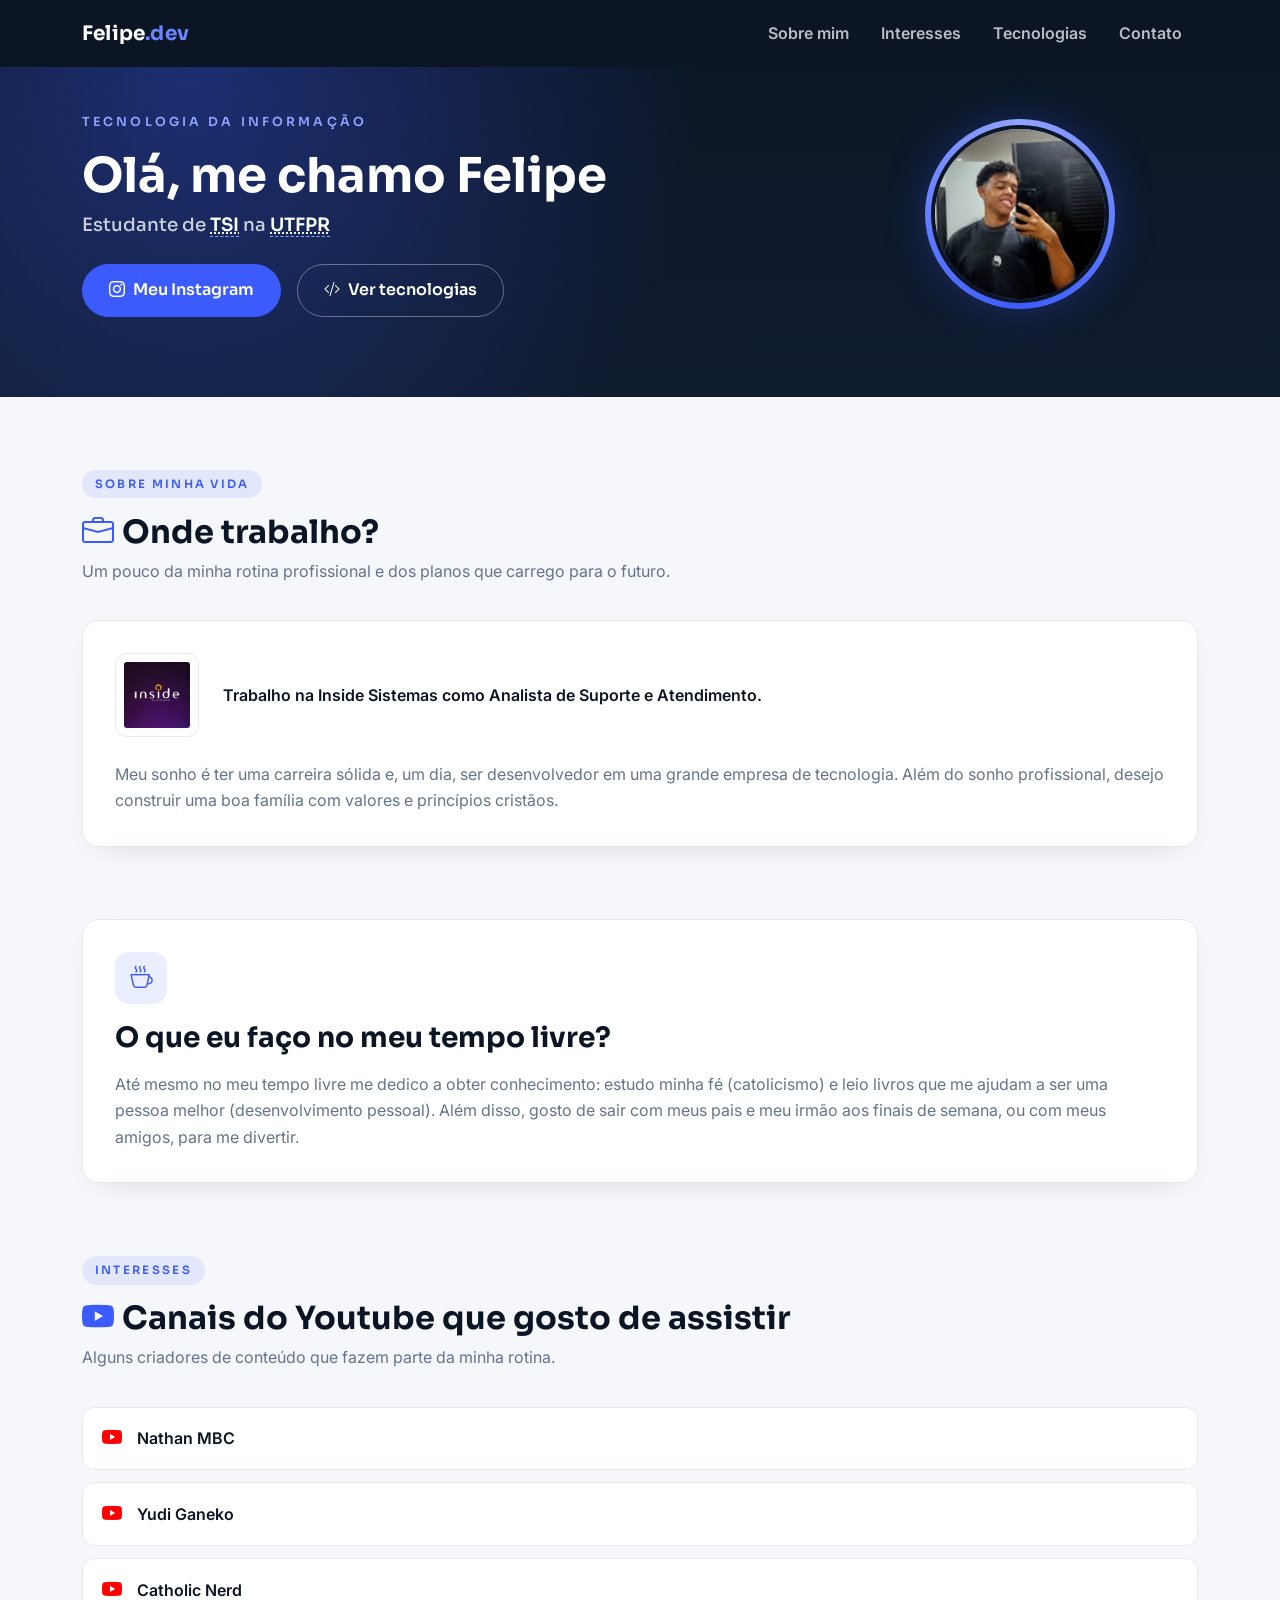
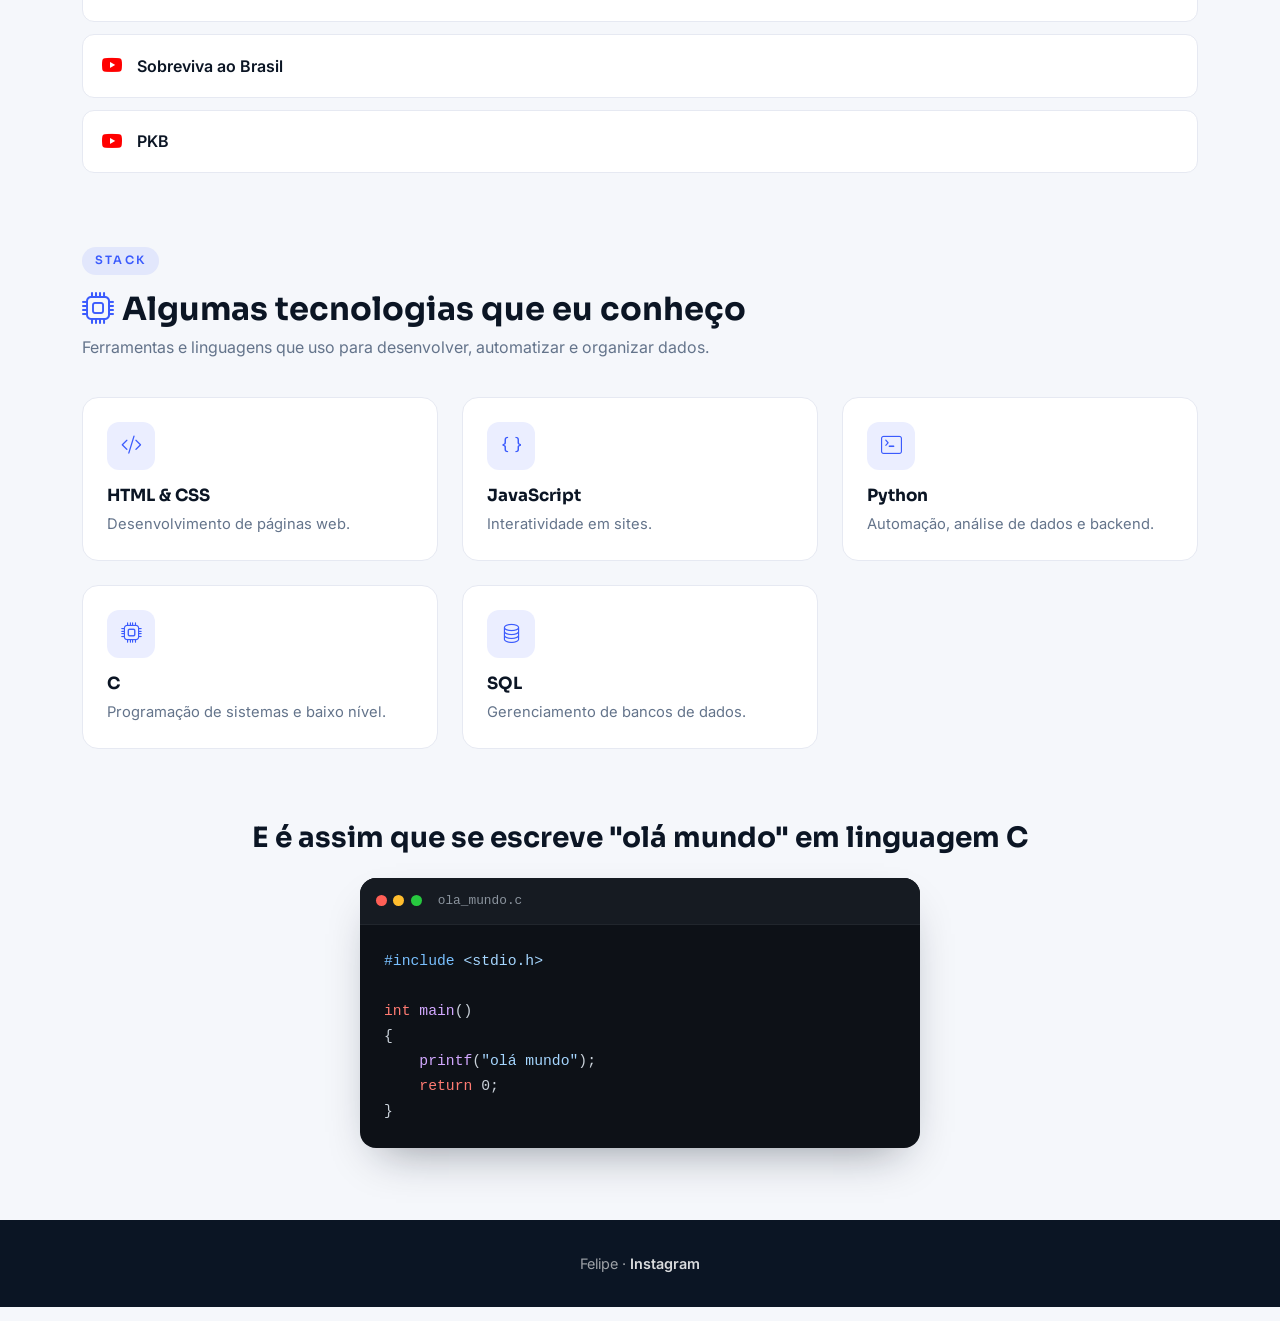
<file: index.html>
<!DOCTYPE html>
<html lang="pt-br">
<head>
    <meta charset="UTF-8">
    <meta name="viewport" content="width=device-width, initial-scale=1.0">
    <title>Felipe &mdash; Estudante de TSI &amp; Analista de Suporte</title>
    <meta name="description" content="Portfólio pessoal de Felipe, estudante de Tecnologia em Sistemas para Internet na UTFPR e Analista de Suporte e Atendimento na Inside Sistemas.">

    <link rel="preconnect" href="https://fonts.googleapis.com">
    <link rel="preconnect" href="https://fonts.gstatic.com" crossorigin>
    <link href="https://fonts.googleapis.com/css2?family=Sora:wght@500;600;700&family=Inter:wght@400;500;600&display=swap" rel="stylesheet">

    <link href="https://cdn.jsdelivr.net/npm/bootstrap@5.3.7/dist/css/bootstrap.min.css" rel="stylesheet">
    <link href="https://cdn.jsdelivr.net/npm/bootstrap-icons@1.11.3/font/bootstrap-icons.min.css" rel="stylesheet">

    <link rel="stylesheet" type="text/css" href="style.css">
</head>
<body>

    <!-- ===== NAVBAR ===== -->
    <nav class="navbar navbar-expand-lg pf-navbar fixed-top">
        <div class="container">
            <a class="navbar-brand" href="#top">Felipe<span>.dev</span></a>
            <button class="navbar-toggler" type="button" data-bs-toggle="collapse" data-bs-target="#pfNav" aria-controls="pfNav" aria-expanded="false" aria-label="Abrir menu">
                <span class="navbar-toggler-icon"></span>
            </button>
            <div class="collapse navbar-collapse" id="pfNav">
                <ul class="navbar-nav ms-auto">
                    <li class="nav-item"><a class="nav-link" href="#sonho">Sobre mim</a></li>
                    <li class="nav-item"><a class="nav-link" href="#canaisfavoritos">Interesses</a></li>
                    <li class="nav-item"><a class="nav-link" href="#tecnologias">Tecnologias</a></li>
                    <li class="nav-item"><a class="nav-link" href="https://www.instagram.com/felps_gs_" target="_blank">Contato</a></li>
                </ul>
            </div>
        </div>
    </nav>

    <div id="top"></div>

    <header id="apresentacao" class="pf-hero">
        <div class="container">
            <div class="row align-items-center gy-4">
                <div class="col-lg-4 text-center order-lg-2">
                    <div class="pf-avatar-ring">
                        <img src="imagens/perfil.jpg" alt="Foto de perfil de Felipe" id="perfil">
                    </div>
                </div>
                <div class="col-lg-8 order-lg-1 text-center text-lg-start">
                    <p class="pf-eyebrow">Tecnologia da Informação</p>
                    <h1>Olá, me chamo Felipe</h1>
                    <h2>Estudante de <abbr title="Tecnologia em Sistemas Para Internet">TSI</abbr> na <abbr title="Universidade Tecnológica Federal do Paraná">UTFPR</abbr></h2>
                    <div class="d-flex flex-wrap gap-3 justify-content-center justify-content-lg-start">
                        <a href="https://www.instagram.com/felps_gs_" target="_blank" class="pf-btn-primary">
                            <i class="bi bi-instagram" aria-hidden="true"></i> Meu Instagram
                        </a>
                        <a href="#tecnologias" class="pf-btn-outline">
                            <i class="bi bi-code-slash" aria-hidden="true"></i> Ver tecnologias
                        </a>
                    </div>
                </div>
            </div>
        </div>
    </header>

    <section id="sonho" class="pf-section">
        <div class="container">
            <span class="pf-kicker">Sobre minha vida</span>
            <h2 class="pf-section-title"><i class="bi bi-briefcase" aria-hidden="true"></i>Onde trabalho?</h2>
            <p class="pf-section-sub">Um pouco da minha rotina profissional e dos planos que carrego para o futuro.</p>

            <div class="pf-card">
                <figure class="pf-work-card m-0">
                    <img src="imagens/inside_sistemas_logo.jpeg" alt="Logo da Inside Sistemas">
                    <figcaption>Trabalho na Inside Sistemas como Analista de Suporte e Atendimento.</figcaption>
                </figure>
                <p class="pf-dream-text">Meu sonho é ter uma carreira sólida e, um dia, ser desenvolvedor em uma grande empresa de tecnologia. Além do sonho profissional, desejo construir uma boa família com valores e princípios cristãos.</p>
            </div>
        </div>
    </section>

    <section id="descricao" class="pf-section pt-0">
        <div class="container">
            <div class="pf-card">
                <div class="pf-freetime-icon"><i class="bi bi-cup-hot" aria-hidden="true"></i></div>
                <h3 class="mb-3">O que eu faço no meu tempo livre?</h3>
                <p class="mb-0" style="color: var(--muted);">Até mesmo no meu tempo livre me dedico a obter conhecimento: estudo minha fé (catolicismo) e leio livros que me ajudam a ser uma pessoa melhor (desenvolvimento pessoal). Além disso, gosto de sair com meus pais e meu irmão aos finais de semana, ou com meus amigos, para me divertir.</p>
            </div>
        </div>
    </section>

    <section id="canaisfavoritos" class="pf-section pt-0">
        <div class="container">
            <span class="pf-kicker">Interesses</span>
            <h2 class="pf-section-title"><i class="bi bi-youtube" aria-hidden="true"></i>Canais do Youtube que gosto de assistir</h2>
            <p class="pf-section-sub">Alguns criadores de conteúdo que fazem parte da minha rotina.</p>

            <ul class="pf-channel-list">
                <li><a class="pf-channel-link" href="https://www.youtube.com/@mbcnate" target="_blank"><i class="bi bi-youtube" aria-hidden="true"></i>Nathan MBC</a></li>
                <li><a class="pf-channel-link" href="https://www.youtube.com/@yudiganeko" target="_blank"><i class="bi bi-youtube" aria-hidden="true"></i>Yudi Ganeko</a></li>
                <li><a class="pf-channel-link" href="https://www.youtube.com/@catholic_Nerd" target="_blank"><i class="bi bi-youtube" aria-hidden="true"></i>Catholic Nerd</a></li>
                <li><a class="pf-channel-link" href="https://www.youtube.com/@sobrevivaaobrasil" target="_blank"><i class="bi bi-youtube" aria-hidden="true"></i>Sobreviva ao Brasil</a></li>
                <li><a class="pf-channel-link" href="https://www.youtube.com/@PKBJMJ" target="_blank"><i class="bi bi-youtube" aria-hidden="true"></i>PKB</a></li>
            </ul>
        </div>
    </section>

    <section id="tecnologias" class="pf-section pt-0">
        <div class="container">
            <span class="pf-kicker">Stack</span>
            <h2 class="pf-section-title" id="titulotabela"><i class="bi bi-cpu" aria-hidden="true"></i>Algumas tecnologias que eu conheço</h2>
            <p class="pf-section-sub">Ferramentas e linguagens que uso para desenvolver, automatizar e organizar dados.</p>

            <div class="row g-4" id="tecnologiaseusos">
                <div class="col-sm-6 col-lg-4">
                    <div class="pf-tech-card">
                        <div class="pf-tech-icon"><i class="bi bi-code-slash" aria-hidden="true"></i></div>
                        <h4>HTML &amp; CSS</h4>
                        <p>Desenvolvimento de páginas web.</p>
                    </div>
                </div>
                <div class="col-sm-6 col-lg-4">
                    <div class="pf-tech-card">
                        <div class="pf-tech-icon"><i class="bi bi-braces" aria-hidden="true"></i></div>
                        <h4>JavaScript</h4>
                        <p>Interatividade em sites.</p>
                    </div>
                </div>
                <div class="col-sm-6 col-lg-4">
                    <div class="pf-tech-card">
                        <div class="pf-tech-icon"><i class="bi bi-terminal" aria-hidden="true"></i></div>
                        <h4>Python</h4>
                        <p>Automação, análise de dados e backend.</p>
                    </div>
                </div>
                <div class="col-sm-6 col-lg-4">
                    <div class="pf-tech-card">
                        <div class="pf-tech-icon"><i class="bi bi-cpu" aria-hidden="true"></i></div>
                        <h4>C</h4>
                        <p>Programação de sistemas e baixo nível.</p>
                    </div>
                </div>
                <div class="col-sm-6 col-lg-4">
                    <div class="pf-tech-card">
                        <div class="pf-tech-icon"><i class="bi bi-database" aria-hidden="true"></i></div>
                        <h4>SQL</h4>
                        <p>Gerenciamento de bancos de dados.</p>
                    </div>
                </div>
            </div>
        </div>
    </section>

    <section class="pf-section pt-0">
        <div class="container">
            <h3 class="text-center mb-4">E é assim que se escreve "olá mundo" em linguagem C</h3>
            <div class="pf-code-window">
                <div class="pf-code-titlebar">
                    <span></span><span></span><span></span>
                    <small>ola_mundo.c</small>
                </div>
                <pre><code><span class="tok-pre">#include</span> <span class="tok-str">&lt;stdio.h&gt;</span>

<span class="tok-key">int</span> <span class="tok-fn">main</span>()
{
    <span class="tok-fn">printf</span>(<span class="tok-str">"olá mundo"</span>);
    <span class="tok-key">return</span> 0;
}</code></pre>
            </div>
        </div>
    </section>

    <footer class="pf-footer">
        <div class="container">
            Felipe &middot; <a href="https://www.instagram.com/felps_gs_" target="_blank">Instagram</a>
        </div>
    </footer>

    <script src="https://cdn.jsdelivr.net/npm/bootstrap@5.3.7/dist/js/bootstrap.bundle.min.js"></script>
</body>
</html>
</file>
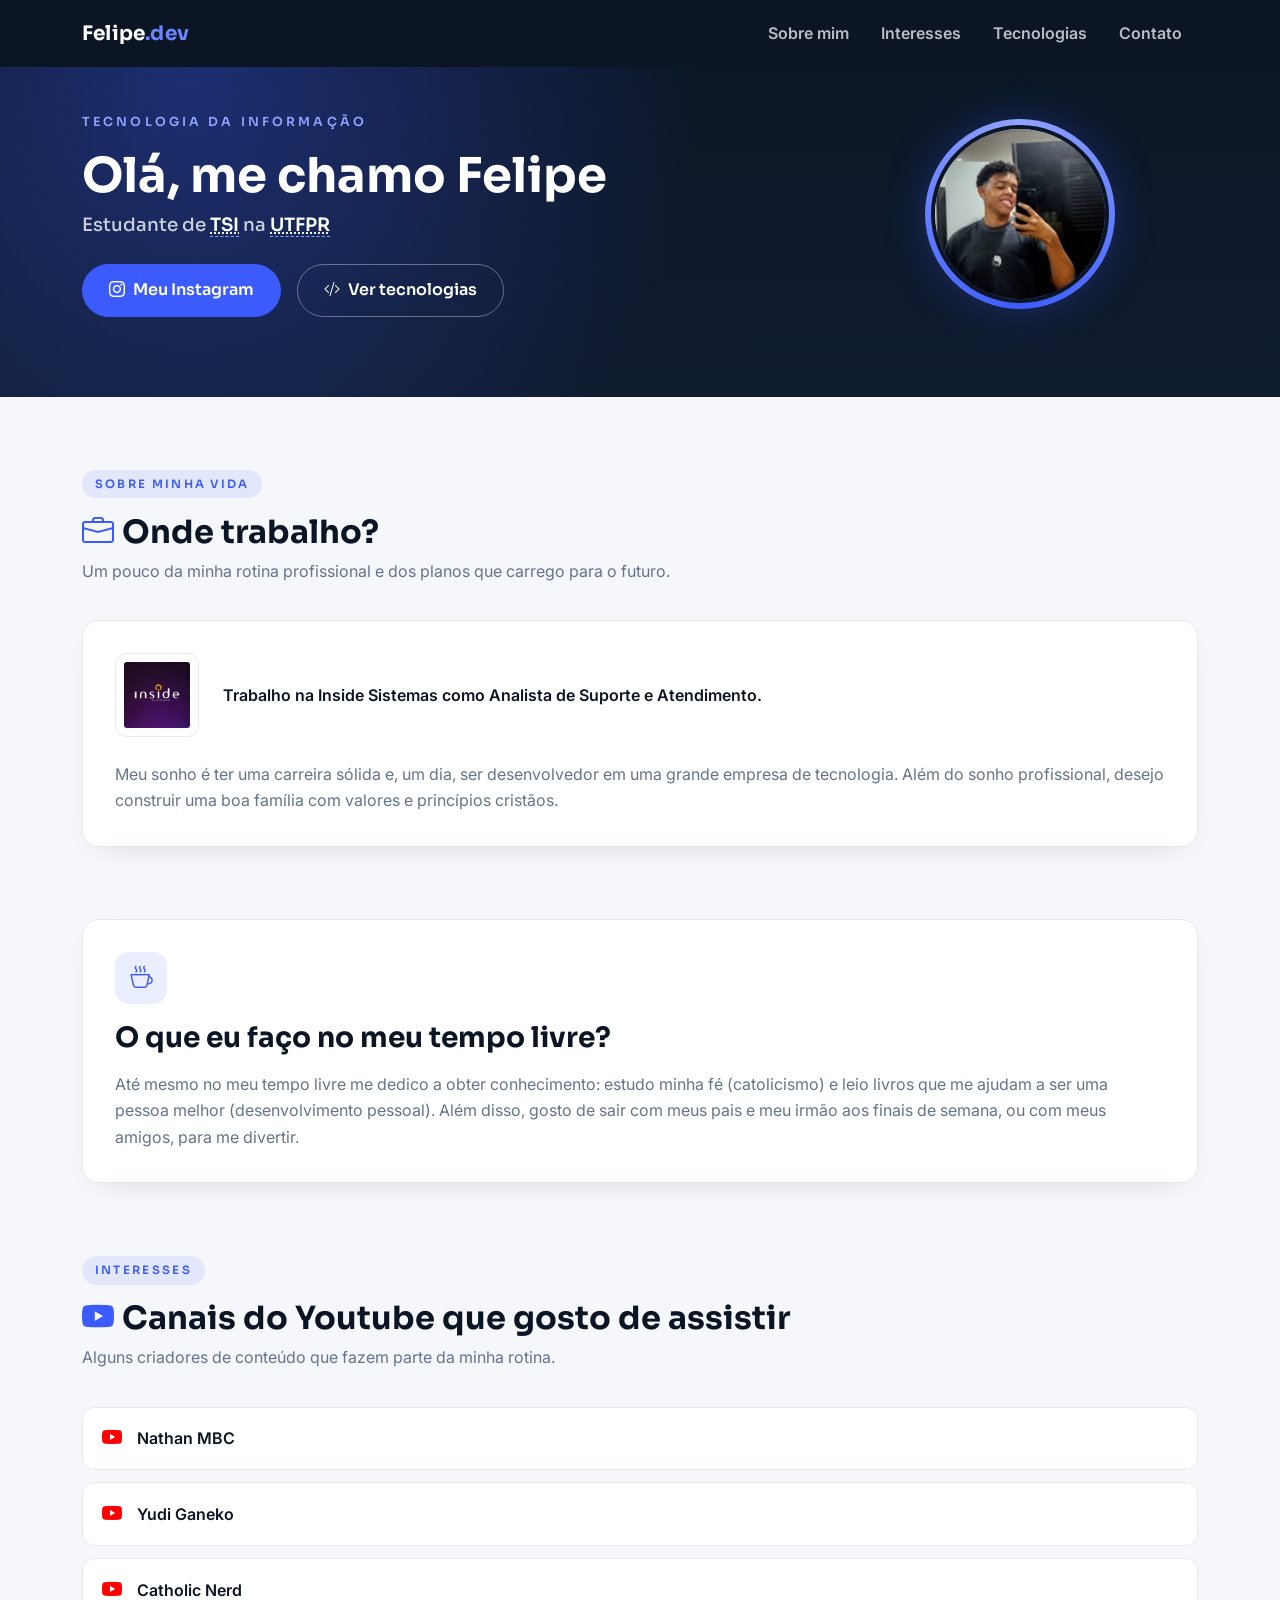
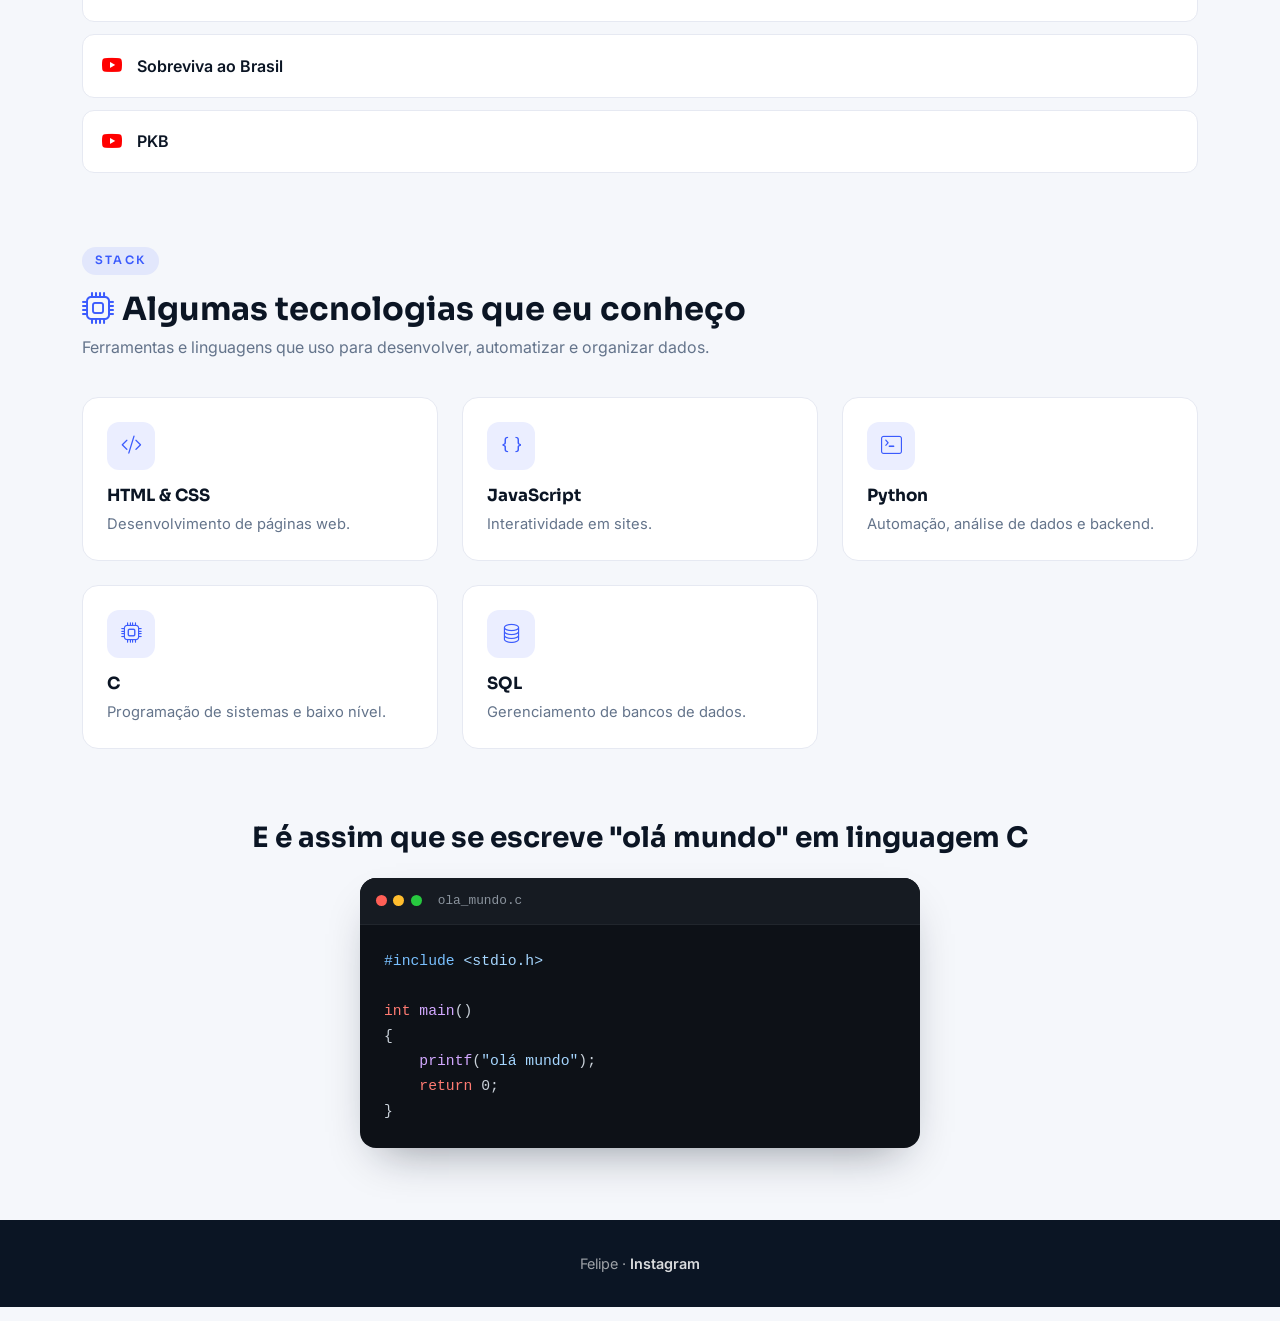
<file: sitefront1.html>
<!DOCTYPE html>
<html lang="pt-br">
<head>
    <meta charset="UTF-8">
    <meta name="viewport" content="width=device-width, initial-scale=1.0">
    <title>Felipe &mdash; Estudante de TSI &amp; Analista de Suporte</title>
    <meta name="description" content="Portfólio pessoal de Felipe, estudante de Tecnologia em Sistemas para Internet na UTFPR e Analista de Suporte e Atendimento na Inside Sistemas.">

    <link rel="preconnect" href="https://fonts.googleapis.com">
    <link rel="preconnect" href="https://fonts.gstatic.com" crossorigin>
    <link href="https://fonts.googleapis.com/css2?family=Sora:wght@500;600;700&family=Inter:wght@400;500;600&display=swap" rel="stylesheet">

    <link href="https://cdn.jsdelivr.net/npm/bootstrap@5.3.7/dist/css/bootstrap.min.css" rel="stylesheet">
    <link href="https://cdn.jsdelivr.net/npm/bootstrap-icons@1.11.3/font/bootstrap-icons.min.css" rel="stylesheet">

    <link rel="stylesheet" type="text/css" href="style.css">
</head>
<body>

    <!-- ===== NAVBAR ===== -->
    <nav class="navbar navbar-expand-lg pf-navbar fixed-top">
        <div class="container">
            <a class="navbar-brand" href="#top">Felipe<span>.dev</span></a>
            <button class="navbar-toggler" type="button" data-bs-toggle="collapse" data-bs-target="#pfNav" aria-controls="pfNav" aria-expanded="false" aria-label="Abrir menu">
                <span class="navbar-toggler-icon"></span>
            </button>
            <div class="collapse navbar-collapse" id="pfNav">
                <ul class="navbar-nav ms-auto">
                    <li class="nav-item"><a class="nav-link" href="#sonho">Sobre mim</a></li>
                    <li class="nav-item"><a class="nav-link" href="#canaisfavoritos">Interesses</a></li>
                    <li class="nav-item"><a class="nav-link" href="#tecnologias">Tecnologias</a></li>
                    <li class="nav-item"><a class="nav-link" href="https://www.instagram.com/felps_gs_" target="_blank">Contato</a></li>
                </ul>
            </div>
        </div>
    </nav>

    <div id="top"></div>

    <!-- ===== APRESENTAÇÃO / HERO ===== -->
    <header id="apresentacao" class="pf-hero">
        <div class="container">
            <div class="row align-items-center gy-4">
                <div class="col-lg-4 text-center order-lg-2">
                    <div class="pf-avatar-ring">
                        <img src="imagens/perfil.jpg" alt="Foto de perfil de Felipe" id="perfil">
                    </div>
                </div>
                <div class="col-lg-8 order-lg-1 text-center text-lg-start">
                    <p class="pf-eyebrow">Tecnologia da Informação</p>
                    <h1>Olá, me chamo Felipe</h1>
                    <h2>Estudante de <abbr title="Tecnologia em Sistemas Para Internet">TSI</abbr> na <abbr title="Universidade Tecnológica Federal do Paraná">UTFPR</abbr></h2>
                    <div class="d-flex flex-wrap gap-3 justify-content-center justify-content-lg-start">
                        <a href="https://www.instagram.com/felps_gs_" target="_blank" class="pf-btn-primary">
                            <i class="bi bi-instagram" aria-hidden="true"></i> Meu Instagram
                        </a>
                        <a href="#tecnologias" class="pf-btn-outline">
                            <i class="bi bi-code-slash" aria-hidden="true"></i> Ver tecnologias
                        </a>
                    </div>
                </div>
            </div>
        </div>
    </header>

    <!-- ===== SOBRE / ONDE TRABALHO ===== -->
    <section id="sonho" class="pf-section">
        <div class="container">
            <span class="pf-kicker">Sobre minha vida</span>
            <h2 class="pf-section-title"><i class="bi bi-briefcase" aria-hidden="true"></i>Onde trabalho?</h2>
            <p class="pf-section-sub">Um pouco da minha rotina profissional e dos planos que carrego para o futuro.</p>

            <div class="pf-card">
                <figure class="pf-work-card m-0">
                    <img src="imagens/inside_sistemas_logo.jpeg" alt="Logo da Inside Sistemas">
                    <figcaption>Trabalho na Inside Sistemas como Analista de Suporte e Atendimento.</figcaption>
                </figure>
                <p class="pf-dream-text">Meu sonho é ter uma carreira sólida e, um dia, ser desenvolvedor em uma grande empresa de tecnologia. Além do sonho profissional, desejo construir uma boa família com valores e princípios cristãos.</p>
            </div>
        </div>
    </section>

    <!-- ===== TEMPO LIVRE ===== -->
    <section id="descricao" class="pf-section pt-0">
        <div class="container">
            <div class="pf-card">
                <div class="pf-freetime-icon"><i class="bi bi-cup-hot" aria-hidden="true"></i></div>
                <h3 class="mb-3">O que eu faço no meu tempo livre?</h3>
                <p class="mb-0" style="color: var(--muted);">Até mesmo no meu tempo livre me dedico a obter conhecimento: estudo minha fé (catolicismo) e leio livros que me ajudam a ser uma pessoa melhor (desenvolvimento pessoal). Além disso, gosto de sair com meus pais e meu irmão aos finais de semana, ou com meus amigos, para me divertir.</p>
            </div>
        </div>
    </section>

    <!-- ===== CANAIS FAVORITOS ===== -->
    <section id="canaisfavoritos" class="pf-section pt-0">
        <div class="container">
            <span class="pf-kicker">Interesses</span>
            <h2 class="pf-section-title"><i class="bi bi-youtube" aria-hidden="true"></i>Canais do Youtube que gosto de assistir</h2>
            <p class="pf-section-sub">Alguns criadores de conteúdo que fazem parte da minha rotina.</p>

            <ul class="pf-channel-list">
                <li><a class="pf-channel-link" href="https://www.youtube.com/@mbcnate" target="_blank"><i class="bi bi-youtube" aria-hidden="true"></i>Nathan MBC</a></li>
                <li><a class="pf-channel-link" href="https://www.youtube.com/@yudiganeko" target="_blank"><i class="bi bi-youtube" aria-hidden="true"></i>Yudi Ganeko</a></li>
                <li><a class="pf-channel-link" href="https://www.youtube.com/@catholic_Nerd" target="_blank"><i class="bi bi-youtube" aria-hidden="true"></i>Catholic Nerd</a></li>
                <li><a class="pf-channel-link" href="https://www.youtube.com/@sobrevivaaobrasil" target="_blank"><i class="bi bi-youtube" aria-hidden="true"></i>Sobreviva ao Brasil</a></li>
                <li><a class="pf-channel-link" href="https://www.youtube.com/@PKBJMJ" target="_blank"><i class="bi bi-youtube" aria-hidden="true"></i>PKB</a></li>
            </ul>
        </div>
    </section>

    <!-- ===== TECNOLOGIAS ===== -->
    <section id="tecnologias" class="pf-section pt-0">
        <div class="container">
            <span class="pf-kicker">Stack</span>
            <h2 class="pf-section-title" id="titulotabela"><i class="bi bi-cpu" aria-hidden="true"></i>Algumas tecnologias que eu conheço</h2>
            <p class="pf-section-sub">Ferramentas e linguagens que uso para desenvolver, automatizar e organizar dados.</p>

            <div class="row g-4" id="tecnologiaseusos">
                <div class="col-sm-6 col-lg-4">
                    <div class="pf-tech-card">
                        <div class="pf-tech-icon"><i class="bi bi-code-slash" aria-hidden="true"></i></div>
                        <h4>HTML &amp; CSS</h4>
                        <p>Desenvolvimento de páginas web.</p>
                    </div>
                </div>
                <div class="col-sm-6 col-lg-4">
                    <div class="pf-tech-card">
                        <div class="pf-tech-icon"><i class="bi bi-braces" aria-hidden="true"></i></div>
                        <h4>JavaScript</h4>
                        <p>Interatividade em sites.</p>
                    </div>
                </div>
                <div class="col-sm-6 col-lg-4">
                    <div class="pf-tech-card">
                        <div class="pf-tech-icon"><i class="bi bi-terminal" aria-hidden="true"></i></div>
                        <h4>Python</h4>
                        <p>Automação, análise de dados e backend.</p>
                    </div>
                </div>
                <div class="col-sm-6 col-lg-4">
                    <div class="pf-tech-card">
                        <div class="pf-tech-icon"><i class="bi bi-cpu" aria-hidden="true"></i></div>
                        <h4>C</h4>
                        <p>Programação de sistemas e baixo nível.</p>
                    </div>
                </div>
                <div class="col-sm-6 col-lg-4">
                    <div class="pf-tech-card">
                        <div class="pf-tech-icon"><i class="bi bi-database" aria-hidden="true"></i></div>
                        <h4>SQL</h4>
                        <p>Gerenciamento de bancos de dados.</p>
                    </div>
                </div>
            </div>
        </div>
    </section>

    <!-- ===== CÓDIGO ===== -->
    <section class="pf-section pt-0">
        <div class="container">
            <h3 class="text-center mb-4">E é assim que se escreve "olá mundo" em linguagem C</h3>
            <div class="pf-code-window">
                <div class="pf-code-titlebar">
                    <span></span><span></span><span></span>
                    <small>ola_mundo.c</small>
                </div>
                <pre><code><span class="tok-pre">#include</span> <span class="tok-str">&lt;stdio.h&gt;</span>

<span class="tok-key">int</span> <span class="tok-fn">main</span>()
{
    <span class="tok-fn">printf</span>(<span class="tok-str">"olá mundo"</span>);
    <span class="tok-key">return</span> 0;
}</code></pre>
            </div>
        </div>
    </section>

    <!-- ===== FOOTER ===== -->
    <footer class="pf-footer">
        <div class="container">
            Felipe &middot; <a href="https://www.instagram.com/felps_gs_" target="_blank">Instagram</a>
        </div>
    </footer>

    <script src="https://cdn.jsdelivr.net/npm/bootstrap@5.3.7/dist/js/bootstrap.bundle.min.js"></script>
</body>
</html>
</file>
<file: style.css>
@charset "UTF-8";

:root{
  --navy:        #0b1524;
  --navy-soft:   #101c30;
  --ink:         #1c2536;
  --muted:       #64748b;
  --bg:          #f5f7fb;
  --card:        #ffffff;
  --border:      #e6e9f2;

  --accent:      #3b5bfd;
  --accent-dark: #2a44d6;
  --accent-soft: rgba(59,91,253,0.10);
  --accent-glow: rgba(59,91,253,0.35);

  --font-display: 'Sora', sans-serif;
  --font-body:    'Inter', sans-serif;

  --radius: 16px;
  --ease: cubic-bezier(.22,.61,.36,1);
}

*{ box-sizing: border-box; }
html{ scroll-behavior: smooth; }

body{
  margin: 0;
  background: var(--bg);
  color: var(--ink);
  font-family: var(--font-body);
  font-size: 16px;
  line-height: 1.65;
}

@media (prefers-reduced-motion: reduce){
  *{ animation-duration: 0.001ms !important; animation-iteration-count: 1 !important; transition-duration: 0.001ms !important; scroll-behavior: auto !important; }
}

h1, h2, h3, h4{
  font-family: var(--font-display);
  color: var(--navy);
  font-weight: 700;
}

a{ color: var(--accent); text-decoration: none; font-weight: 600; }
a:hover{ color: var(--accent-dark); text-decoration: underline; }
a:focus-visible, button:focus-visible{
  outline: 2px solid var(--accent);
  outline-offset: 3px;
}

abbr{
  text-decoration: none;
  border-bottom: 1px dashed var(--accent);
  cursor: help;
}

::selection{ background: var(--accent-soft); color: var(--navy); }

/* ---------- NAVBAR ---------- */
.pf-navbar{
  background: var(--navy);
  padding-top: .75rem;
  padding-bottom: .75rem;
}
.pf-navbar .navbar-brand{
  font-family: var(--font-display);
  font-weight: 700;
  color: #fff;
  letter-spacing: .01em;
}
.pf-navbar .navbar-brand span{ color: var(--accent-glow); color: #6b85ff; }
.pf-navbar .nav-link{
  color: rgba(255,255,255,0.72);
  font-weight: 600;
  padding: .5rem 1rem !important;
  transition: color .2s var(--ease);
}
.pf-navbar .nav-link:hover,
.pf-navbar .nav-link:focus{ color: #fff; }
.pf-navbar .navbar-toggler{ border-color: rgba(255,255,255,0.25); }
.pf-navbar .navbar-toggler-icon{ filter: invert(1); }

/* ---------- HERO ---------- */
.pf-hero{
  background:
    radial-gradient(circle at 15% 20%, rgba(59,91,253,0.35) 0%, transparent 45%),
    linear-gradient(180deg, var(--navy) 0%, var(--navy-soft) 100%);
  color: #fff;
  padding: 7rem 0 5rem 0;
}
.pf-eyebrow{
  font-family: var(--font-display);
  font-weight: 600;
  letter-spacing: .25em;
  text-transform: uppercase;
  font-size: .78rem;
  color: #8fa3ff;
  margin-bottom: .9rem;
}
.pf-hero h1{
  color: #fff;
  font-size: clamp(2.1rem, 4vw, 3rem);
  margin-bottom: .6rem;
}
.pf-hero h2{
  color: rgba(255,255,255,0.78);
  font-weight: 500;
  font-size: 1.15rem;
  margin-bottom: 1.75rem;
}
.pf-hero h2 abbr{ border-bottom-color: #8fa3ff; color: #fff; font-weight: 600; }

.pf-avatar-ring{
  width: 190px;
  height: 190px;
  border-radius: 50%;
  padding: 6px;
  margin: 0 auto;
  background: conic-gradient(from 180deg, var(--accent), #8fa3ff, var(--accent));
  box-shadow: 0 0 45px -5px var(--accent-glow);
}
.pf-avatar-ring img{
  width: 100%;
  height: 100%;
  object-fit: cover;
  border-radius: 50%;
  border: 4px solid var(--navy);
  display: block;
}

.pf-btn-primary{
  font-family: var(--font-display);
  font-weight: 600;
  background: var(--accent);
  color: #fff;
  border: 1px solid var(--accent);
  padding: .75rem 1.6rem;
  border-radius: 999px;
  display: inline-flex;
  align-items: center;
  gap: .55rem;
  transition: all .25s var(--ease);
  text-decoration: none;
}
.pf-btn-primary:hover,
.pf-btn-primary:focus-visible{
  background: var(--accent-dark);
  border-color: var(--accent-dark);
  color: #fff;
  text-decoration: none;
  box-shadow: 0 10px 25px -8px var(--accent-glow);
}
.pf-btn-outline{
  font-family: var(--font-display);
  font-weight: 600;
  color: #fff;
  border: 1px solid rgba(255,255,255,0.35);
  padding: .75rem 1.6rem;
  border-radius: 999px;
  display: inline-flex;
  align-items: center;
  gap: .55rem;
  transition: all .25s var(--ease);
  text-decoration: none;
}
.pf-btn-outline:hover,
.pf-btn-outline:focus-visible{
  border-color: #fff;
  color: #fff;
  text-decoration: none;
  background: rgba(255,255,255,0.08);
}

/* ---------- SEÇÕES ---------- */
.pf-section{ padding: 4.5rem 0; }
.pf-section-title{
  font-size: clamp(1.5rem, 2.5vw, 2rem);
  margin-bottom: .4rem;
}
.pf-section-title i{ color: var(--accent); margin-right: .5rem; }
.pf-section-sub{
  color: var(--muted);
  margin-bottom: 2.25rem;
  max-width: 640px;
}
.pf-kicker{
  display: inline-block;
  font-family: var(--font-display);
  font-weight: 600;
  font-size: .72rem;
  letter-spacing: .2em;
  text-transform: uppercase;
  color: var(--accent);
  background: var(--accent-soft);
  padding: .3rem .8rem;
  border-radius: 999px;
  margin-bottom: .9rem;
}

/* ---------- CARDS GERAIS ---------- */
.pf-card{
  background: var(--card);
  border: 1px solid var(--border);
  border-radius: var(--radius);
  padding: 2rem;
  box-shadow: 0 10px 30px -20px rgba(11,21,36,0.25);
}

.pf-work-card{
  display: flex;
  gap: 1.5rem;
  align-items: center;
}
.pf-work-card img{
  width: 84px;
  height: 84px;
  object-fit: contain;
  background: #fff;
  border: 1px solid var(--border);
  border-radius: 12px;
  padding: 8px;
  flex-shrink: 0;
}
.pf-work-card figcaption{
  font-weight: 600;
  color: var(--navy);
  margin: 0;
}
.pf-dream-text{
  margin-top: 1.5rem;
  color: var(--muted);
  margin-bottom: 0;
}

.pf-freetime-icon{
  width: 52px;
  height: 52px;
  border-radius: 14px;
  background: var(--accent-soft);
  color: var(--accent);
  display: flex;
  align-items: center;
  justify-content: center;
  font-size: 1.4rem;
  margin-bottom: 1.1rem;
}

/* ---------- CANAIS FAVORITOS ---------- */
.pf-channel-list{
  list-style: none;
  padding: 0;
  margin: 0;
  display: grid;
  gap: .75rem;
}
.pf-channel-list li{ margin: 0; }
.pf-channel-link{
  display: flex;
  align-items: center;
  gap: .9rem;
  background: var(--card);
  border: 1px solid var(--border);
  border-radius: 12px;
  padding: .9rem 1.2rem;
  color: var(--navy) !important;
  font-weight: 600;
  transition: transform .2s var(--ease), border-color .2s var(--ease), box-shadow .2s var(--ease);
}
.pf-channel-link:hover,
.pf-channel-link:focus-visible{
  transform: translateX(4px);
  border-color: var(--accent);
  box-shadow: 0 8px 20px -12px var(--accent-glow);
  text-decoration: none;
}
.pf-channel-link i{ color: #ff0000; font-size: 1.25rem; }

/* ---------- TECNOLOGIAS ---------- */
.pf-tech-card{
  background: var(--card);
  border: 1px solid var(--border);
  border-radius: var(--radius);
  padding: 1.5rem;
  height: 100%;
  transition: transform .25s var(--ease), border-color .25s var(--ease);
}
.pf-tech-card:hover{
  transform: translateY(-5px);
  border-color: var(--accent);
}
.pf-tech-icon{
  width: 48px;
  height: 48px;
  border-radius: 12px;
  background: var(--accent-soft);
  color: var(--accent);
  display: flex;
  align-items: center;
  justify-content: center;
  font-size: 1.3rem;
  margin-bottom: 1rem;
}
.pf-tech-card h4{
  font-size: 1.05rem;
  margin-bottom: .35rem;
}
.pf-tech-card p{
  color: var(--muted);
  font-size: .92rem;
  margin: 0;
}

/* ---------- BLOCO DE CÓDIGO ---------- */
.pf-code-window{
  background: #0d1117;
  border-radius: var(--radius);
  overflow: hidden;
  box-shadow: 0 20px 45px -20px rgba(11,21,36,0.45);
  max-width: 560px;
  margin: 0 auto;
}
.pf-code-titlebar{
  display: flex;
  align-items: center;
  gap: .4rem;
  padding: .75rem 1rem;
  background: #161b22;
  border-bottom: 1px solid #21262d;
}
.pf-code-titlebar span{
  width: 11px; height: 11px; border-radius: 50%;
}
.pf-code-titlebar span:nth-child(1){ background: #ff5f56; }
.pf-code-titlebar span:nth-child(2){ background: #ffbd2e; }
.pf-code-titlebar span:nth-child(3){ background: #27c93f; }
.pf-code-titlebar small{
  margin-left: .6rem;
  color: #8b949e;
  font-family: monospace;
  font-size: .8rem;
}
.pf-code-window pre{
  margin: 0;
  padding: 1.5rem;
  font-family: 'Fira Code', monospace;
  font-size: .92rem;
  line-height: 1.7;
  color: #c9d1d9;
  overflow-x: auto;
}
.pf-code-window .tok-key{ color: #ff7b72; }
.pf-code-window .tok-fn{ color: #d2a8ff; }
.pf-code-window .tok-str{ color: #a5d6ff; }
.pf-code-window .tok-com{ color: #8b949e; font-style: italic; }
.pf-code-window .tok-pre{ color: #79c0ff; }

/* ---------- FOOTER ---------- */
.pf-footer{
  background: var(--navy);
  color: rgba(255,255,255,0.6);
  text-align: center;
  padding: 2rem 0;
  font-size: .9rem;
}
.pf-footer a{ color: rgba(255,255,255,0.85); }

/* ---------- RESPONSIVO ---------- */
@media (max-width: 767.98px){
  .pf-hero{ text-align: center; padding: 6rem 0 3.5rem 0; }
  .pf-avatar-ring{ margin-bottom: 1.75rem; }
  .pf-work-card{ flex-direction: column; text-align: center; }
  .pf-section{ padding: 3rem 0; }
}
</file>
